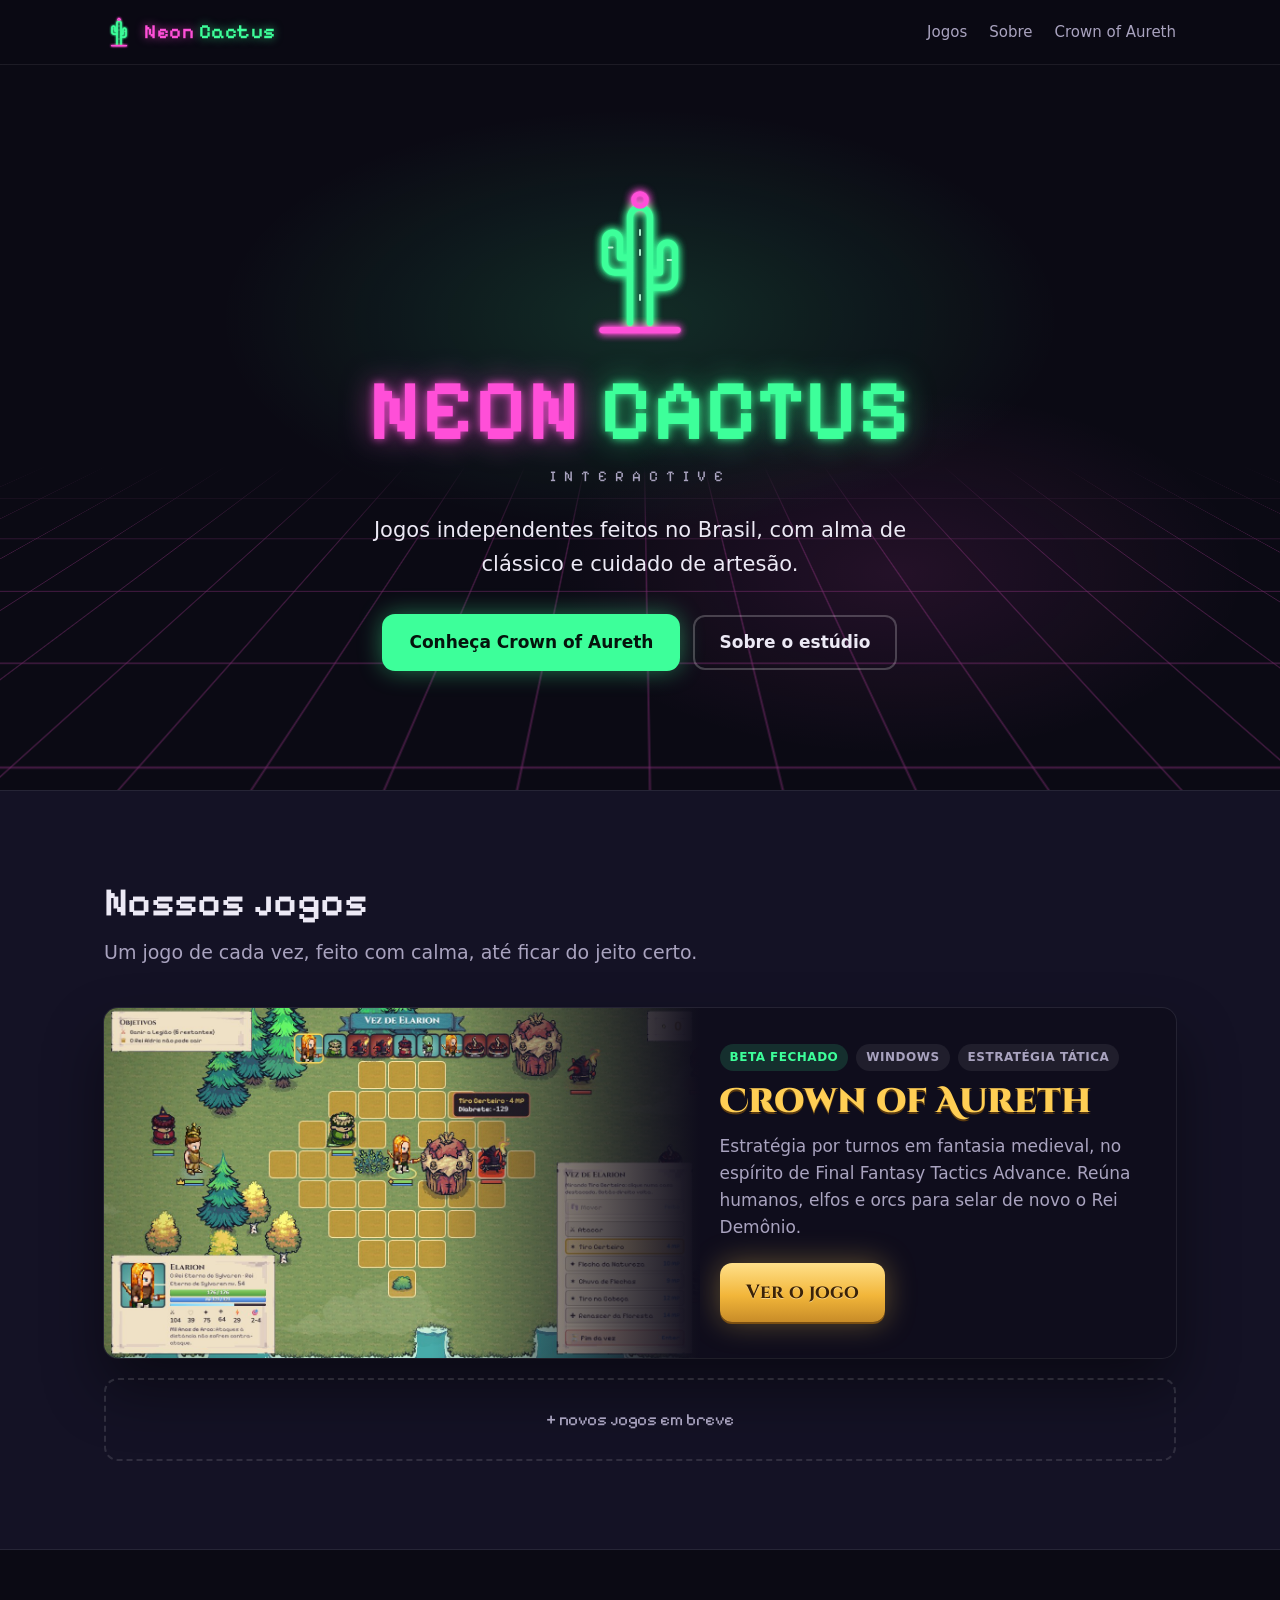
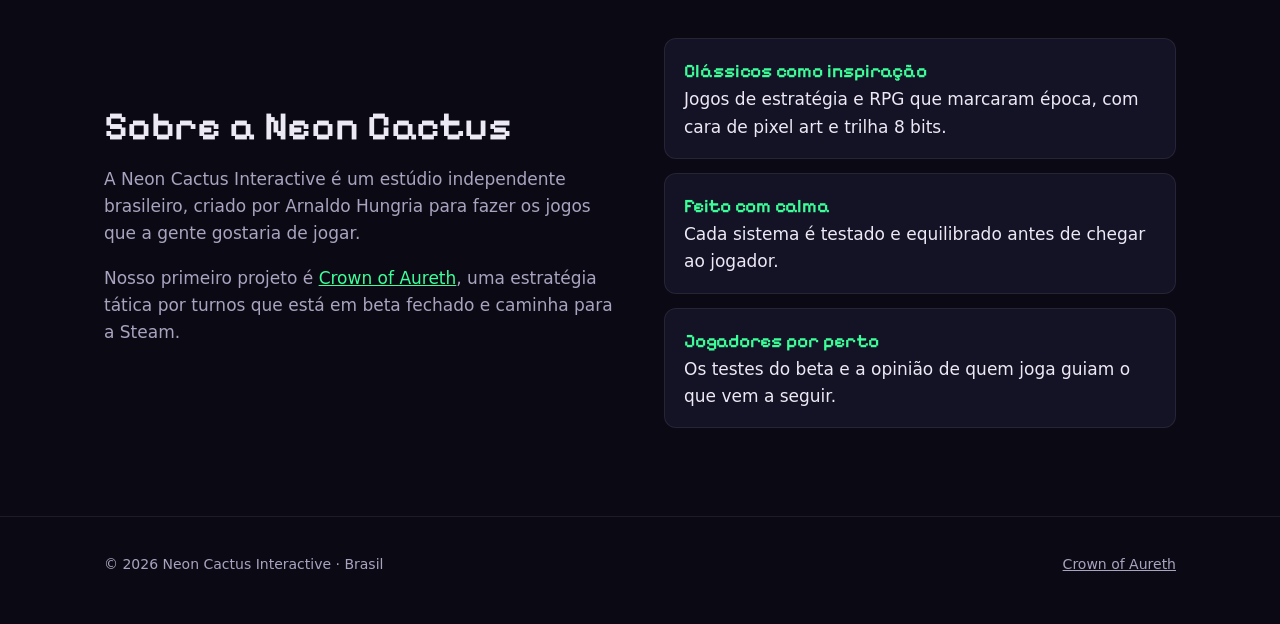
<file: index.html>
<!doctype html>
<html lang="pt-BR">
<head>
  <meta charset="utf-8">
  <meta name="viewport" content="width=device-width, initial-scale=1">
  <title>Neon Cactus Interactive — estúdio independente de jogos</title>
  <meta name="description" content="Neon Cactus Interactive é um estúdio independente brasileiro de jogos. Conheça Crown of Aureth, nossa estratégia tática por turnos em fantasia medieval.">
  <meta name="theme-color" content="#0b0a14">
  <link rel="icon" href="assets/logo.svg" type="image/svg+xml">
  <meta property="og:type" content="website">
  <meta property="og:title" content="Neon Cactus Interactive">
  <meta property="og:description" content="Estúdio independente brasileiro de jogos. Conheça Crown of Aureth.">
  <meta property="og:image" content="https://neoncactus.com.br/crown-of-aureth/img/og.jpg">
  <meta property="og:url" content="https://neoncactus.com.br/">
  <link rel="stylesheet" href="assets/fonts/fonts.css">
  <link rel="stylesheet" href="assets/site.css">
</head>
<body>
  <header class="top">
    <div class="wrap">
      <a class="brand" href="./"><img src="assets/logo.svg" alt=""><span><i>Neon</i> <b>Cactus</b></span></a>
      <nav>
        <a href="#jogos">Jogos</a>
        <a href="#sobre">Sobre</a>
        <a href="crown-of-aureth/">Crown of Aureth</a>
      </nav>
    </div>
  </header>

  <main>
    <section class="studio-hero">
      <div class="grid-floor" aria-hidden="true"></div>
      <div class="wrap">
        <img class="logo" src="assets/logo.svg" alt="Logotipo da Neon Cactus: um cacto em letreiro neon">
        <h1 class="studio-name"><span class="n">NEON</span> <span class="c">CACTUS</span></h1>
        <div class="studio-sub">Interactive</div>
        <p class="studio-tag">Jogos independentes feitos no Brasil, com alma de clássico e cuidado de artesão.</p>
        <div class="btns">
          <a class="btn neon" href="crown-of-aureth/">Conheça Crown of Aureth</a>
          <a class="btn ghost" href="#sobre">Sobre o estúdio</a>
        </div>
      </div>
    </section>

    <section class="games" id="jogos">
      <div class="wrap">
        <h2 class="px">Nossos jogos</h2>
        <p class="lead">Um jogo de cada vez, feito com calma, até ficar do jeito certo.</p>

        <a class="game-card" href="crown-of-aureth/">
          <div class="shot" style="background-image:url(crown-of-aureth/img/battle-aim.jpg)" role="img" aria-label="Batalha em Crown of Aureth"></div>
          <div class="info">
            <div class="tags"><span class="tag live">Beta fechado</span><span class="tag">Windows</span><span class="tag">Estratégia tática</span></div>
            <h3>Crown of Aureth</h3>
            <p>Estratégia por turnos em fantasia medieval, no espírito de Final Fantasy Tactics Advance. Reúna humanos, elfos e orcs para selar de novo o Rei Demônio.</p>
            <span class="btn gold">Ver o jogo</span>
          </div>
        </a>
        <div class="soon">+ novos jogos em breve</div>
      </div>
    </section>

    <section class="about" id="sobre">
      <div class="wrap cols">
        <div>
          <h2 class="px">Sobre a Neon Cactus</h2>
          <p>A Neon Cactus Interactive é um estúdio independente brasileiro, criado por Arnaldo Hungria para fazer os jogos que a gente gostaria de jogar.</p>
          <p>Nosso primeiro projeto é <a href="crown-of-aureth/">Crown of Aureth</a>, uma estratégia tática por turnos que está em beta fechado e caminha para a Steam.</p>
        </div>
        <div class="pillars">
          <div class="pillar"><b>Clássicos como inspiração</b>Jogos de estratégia e RPG que marcaram época, com cara de pixel art e trilha 8 bits.</div>
          <div class="pillar"><b>Feito com calma</b>Cada sistema é testado e equilibrado antes de chegar ao jogador.</div>
          <div class="pillar"><b>Jogadores por perto</b>Os testes do beta e a opinião de quem joga guiam o que vem a seguir.</div>
        </div>
      </div>
    </section>
  </main>

  <footer>
    <div class="wrap">
      <span>© 2026 Neon Cactus Interactive · Brasil</span>
      <span><a href="crown-of-aureth/">Crown of Aureth</a></span>
    </div>
  </footer>
</body>
</html>
</file>
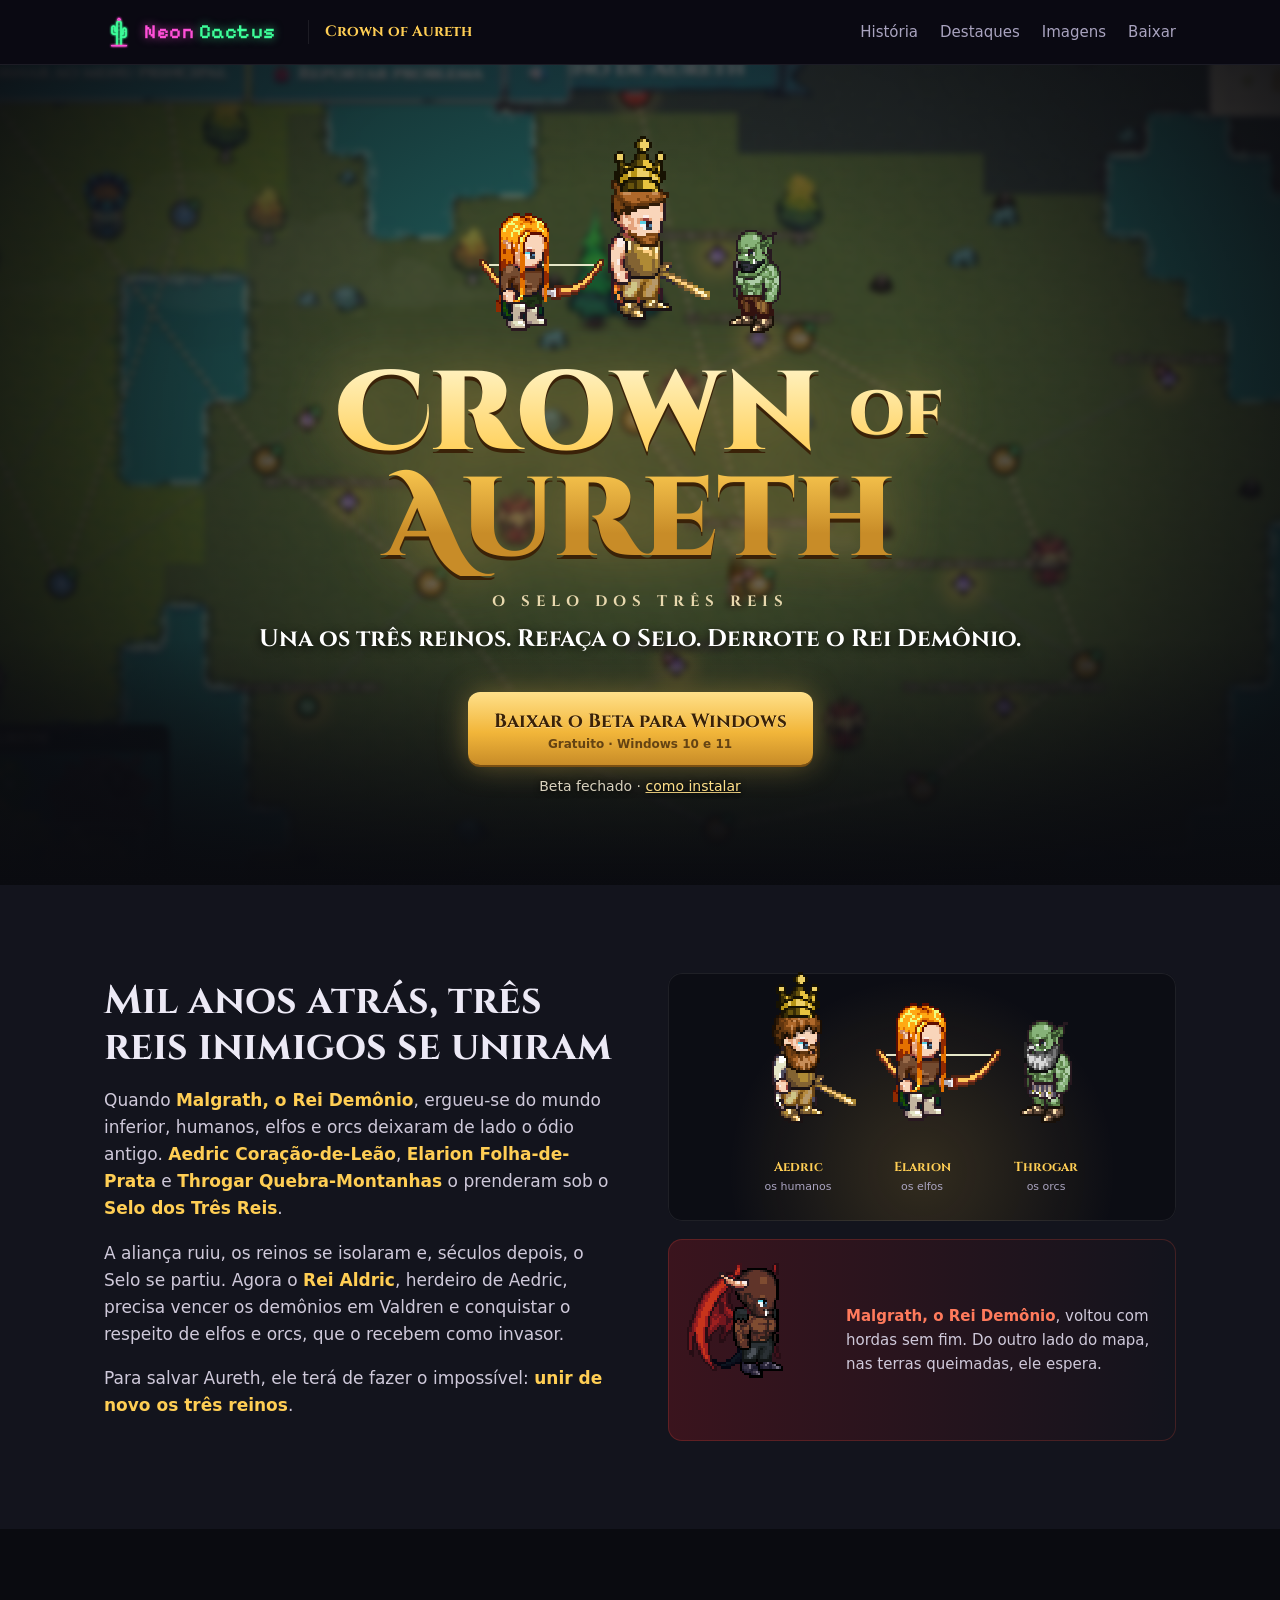
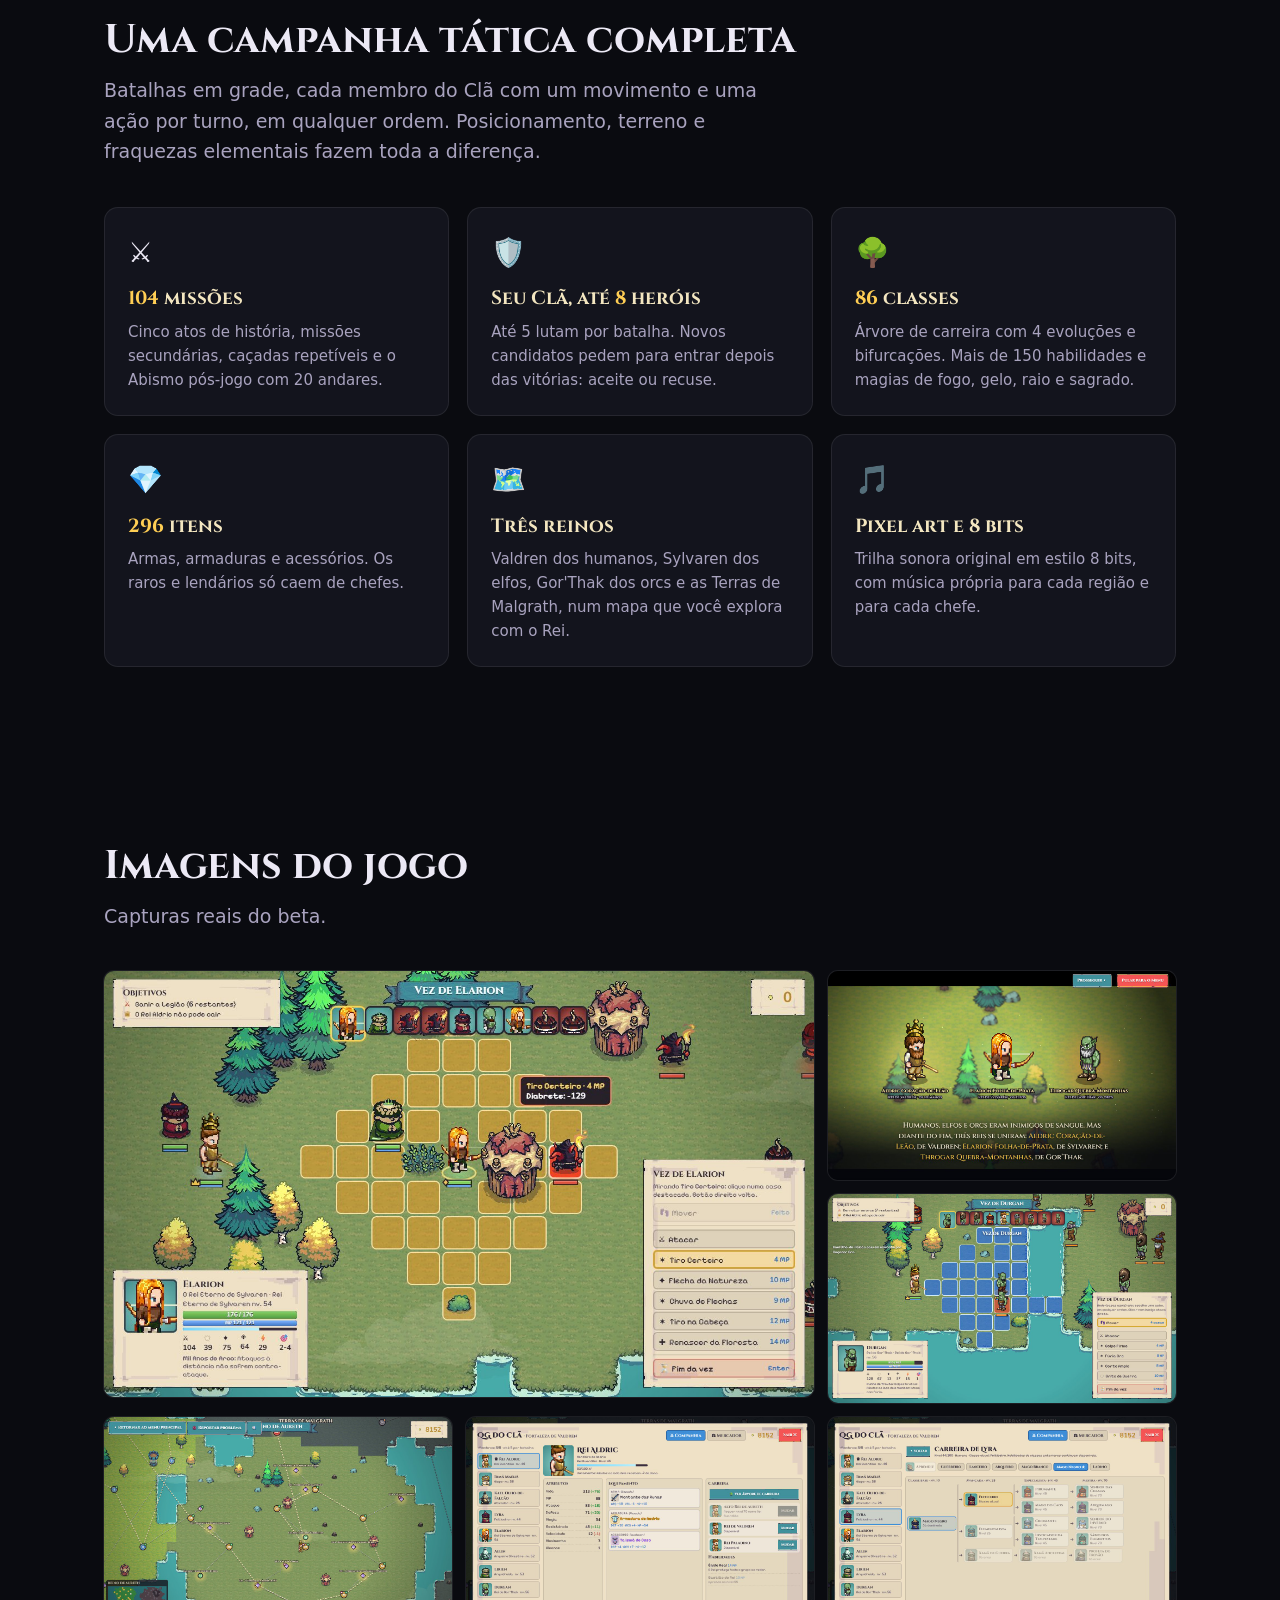
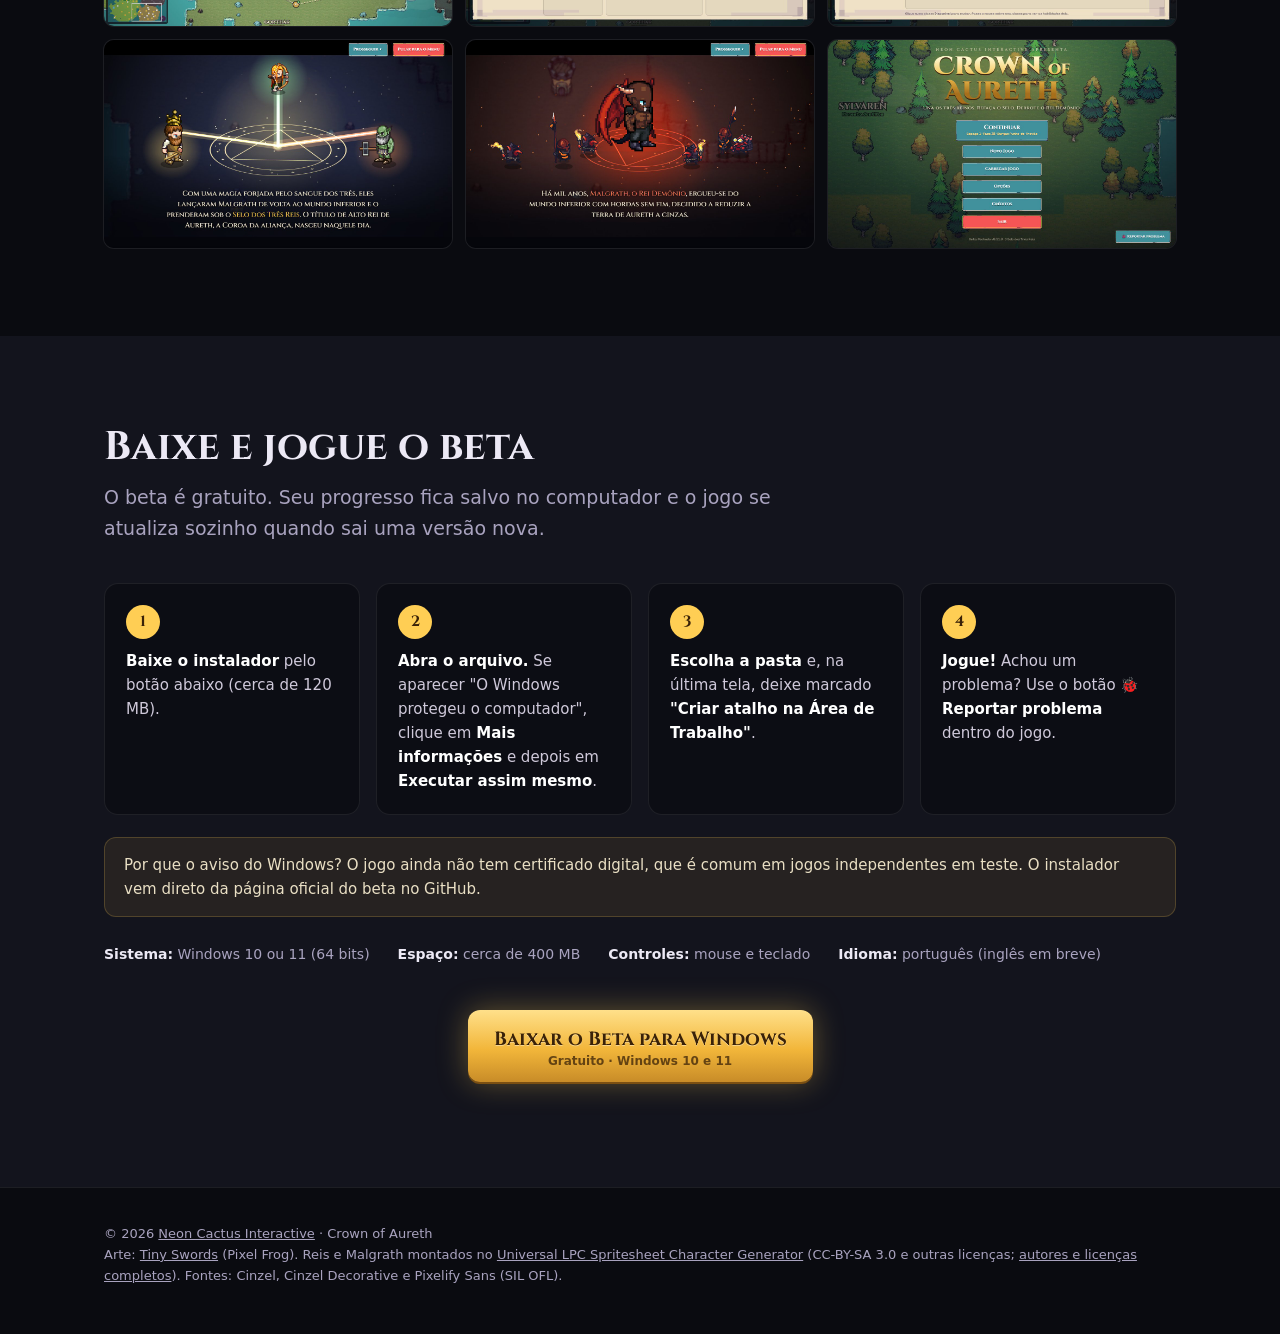
<file: crown-of-aureth/index.html>
<!doctype html>
<html lang="pt-BR">
<head>
  <meta charset="utf-8">
  <meta name="viewport" content="width=device-width, initial-scale=1">
  <title>Crown of Aureth — estratégia tática por turnos | Neon Cactus Interactive</title>
  <meta name="description" content="Crown of Aureth: estratégia tática por turnos em fantasia medieval. Reúna humanos, elfos e orcs, refaça o Selo dos Três Reis e derrote Malgrath, o Rei Demônio. Baixe o beta para Windows.">
  <meta name="theme-color" content="#0a0b10">
  <link rel="icon" href="img/icon.png" type="image/png">
  <meta property="og:type" content="website">
  <meta property="og:title" content="Crown of Aureth — Beta fechado">
  <meta property="og:description" content="Una os três reinos. Refaça o Selo. Derrote o Rei Demônio. Estratégia tática por turnos em pixel art.">
  <meta property="og:image" content="https://neoncactus.com.br/crown-of-aureth/img/og.jpg">
  <meta property="og:url" content="https://neoncactus.com.br/crown-of-aureth/">
  <meta name="twitter:card" content="summary_large_image">
  <link rel="stylesheet" href="../assets/fonts/fonts.css">
  <link rel="stylesheet" href="../assets/site.css">
</head>
<body class="coa">
  <header class="top">
    <div class="wrap">
      <a class="brand" href="../"><img src="../assets/logo.svg" alt=""><span class="full"><i>Neon</i> <b>Cactus</b></span></a>
      <a class="brand-game" href="#topo">Crown of Aureth</a>
      <nav>
        <a href="#historia" class="hide-m">História</a>
        <a href="#destaques" class="hide-m">Destaques</a>
        <a href="#imagens">Imagens</a>
        <a href="#baixar">Baixar</a>
      </nav>
    </div>
  </header>

  <main>
    <!-- ================= Abertura ================= -->
    <section class="coa-hero" id="topo">
      <div class="bg" style="background-image:url(img/map-wide.jpg)"></div>
      <div class="wrap">
        <div class="hero-cast" aria-hidden="true">
          <div class="sprite" style="--img:url(/crown-of-aureth/img/sprites/elarion-idle.png);--n:8;--w:230px;--h:230px;--t:1.1s"></div>
          <div class="sprite" style="--img:url(/crown-of-aureth/img/sprites/aldric-idle.png);--n:8;--w:280px;--h:280px"></div>
          <div class="sprite flip" style="--img:url(/crown-of-aureth/img/sprites/durgan-idle.png);--n:8;--w:230px;--h:230px;--t:1s"></div>
        </div>
        <h1 class="coa-title">Crown <span>of</span> Aureth</h1>
        <div class="coa-sub">O Selo dos Três Reis</div>
        <p class="coa-tag">Una os três reinos. Refaça o Selo. Derrote o Rei Demônio.</p>
        <div class="cta">
          <a class="btn gold dl-link" href="https://github.com/neoncactuslab/crown-of-aureth-beta/releases/latest">
            <span>Baixar o Beta para Windows<small class="dl-small">Gratuito · Windows 10 e 11</small></span>
          </a>
          <div class="dl-meta">Beta fechado <span class="dl-version"></span> · <a href="#instalar">como instalar</a></div>
        </div>
      </div>
    </section>

    <!-- ================= História ================= -->
    <section class="story" id="historia">
      <div class="wrap cols">
        <div>
          <h2 style="font-family:'Cinzel',serif">Mil anos atrás, três reis inimigos se uniram</h2>
          <p>Quando <b>Malgrath, o Rei Demônio</b>, ergueu-se do mundo inferior, humanos, elfos e orcs deixaram de lado o ódio antigo. <b>Aedric Coração-de-Leão</b>, <b>Elarion Folha-de-Prata</b> e <b>Throgar Quebra-Montanhas</b> o prenderam sob o <b>Selo dos Três Reis</b>.</p>
          <p>A aliança ruiu, os reinos se isolaram e, séculos depois, o Selo se partiu. Agora o <b>Rei Aldric</b>, herdeiro de Aedric, precisa vencer os demônios em Valdren e conquistar o respeito de elfos e orcs, que o recebem como invasor.</p>
          <p>Para salvar Aureth, ele terá de fazer o impossível: <b>unir de novo os três reinos</b>.</p>
        </div>
        <div>
          <div class="kings">
            <figure>
              <div class="sprite" style="--img:url(/crown-of-aureth/img/sprites/aedric-idle.png);--n:8;--w:230px;--h:230px"></div>
              <figcaption>Aedric<small>os humanos</small></figcaption>
            </figure>
            <figure>
              <div class="sprite" style="--img:url(/crown-of-aureth/img/sprites/elarion-idle.png);--n:8;--w:230px;--h:230px;--t:1.1s"></div>
              <figcaption>Elarion<small>os elfos</small></figcaption>
            </figure>
            <figure>
              <div class="sprite flip" style="--img:url(/crown-of-aureth/img/sprites/throgar-idle.png);--n:8;--w:230px;--h:230px;--t:1s"></div>
              <figcaption>Throgar<small>os orcs</small></figcaption>
            </figure>
          </div>
          <div class="malgrath">
            <div class="sprite" style="--img:url(/crown-of-aureth/img/sprites/malgrath-idle.png);--n:8;--w:440px;--h:440px;--t:1.3s"></div>
            <p><b>Malgrath, o Rei Demônio</b>, voltou com hordas sem fim. Do outro lado do mapa, nas terras queimadas, ele espera.</p>
          </div>
        </div>
      </div>
    </section>

    <!-- ================= Destaques ================= -->
    <section class="features" id="destaques">
      <div class="wrap">
        <h2 style="font-family:'Cinzel',serif">Uma campanha tática completa</h2>
        <p class="lead">Batalhas em grade, cada membro do Clã com um movimento e uma ação por turno, em qualquer ordem. Posicionamento, terreno e fraquezas elementais fazem toda a diferença.</p>
        <div class="grid">
          <div class="feat"><div class="ico">⚔️</div><h3><span class="num">104</span> missões</h3><p>Cinco atos de história, missões secundárias, caçadas repetíveis e o Abismo pós-jogo com 20 andares.</p></div>
          <div class="feat"><div class="ico">🛡️</div><h3>Seu Clã, até <span class="num">8</span> heróis</h3><p>Até 5 lutam por batalha. Novos candidatos pedem para entrar depois das vitórias: aceite ou recuse.</p></div>
          <div class="feat"><div class="ico">🌳</div><h3><span class="num">86</span> classes</h3><p>Árvore de carreira com 4 evoluções e bifurcações. Mais de 150 habilidades e magias de fogo, gelo, raio e sagrado.</p></div>
          <div class="feat"><div class="ico">💎</div><h3><span class="num">296</span> itens</h3><p>Armas, armaduras e acessórios. Os raros e lendários só caem de chefes.</p></div>
          <div class="feat"><div class="ico">🗺️</div><h3>Três reinos</h3><p>Valdren dos humanos, Sylvaren dos elfos, Gor'Thak dos orcs e as Terras de Malgrath, num mapa que você explora com o Rei.</p></div>
          <div class="feat"><div class="ico">🎵</div><h3>Pixel art e 8 bits</h3><p>Trilha sonora original em estilo 8 bits, com música própria para cada região e para cada chefe.</p></div>
        </div>
      </div>
    </section>

    <!-- ================= Imagens ================= -->
    <section class="gallery" id="imagens">
      <div class="wrap">
        <h2 style="font-family:'Cinzel',serif">Imagens do jogo</h2>
        <p class="lead">Capturas reais do beta.</p>
        <div class="grid">
          <a href="img/battle-aim.jpg"><img src="img/battle-aim.jpg" alt="Elarion mirando o Tiro Certeiro num diabrete, com a área e o dano previstos" loading="lazy"></a>
          <a href="img/intro-kings.jpg"><img src="img/intro-kings.jpg" alt="Os três reis na introdução: Aedric, Elarion e Throgar" loading="lazy"></a>
          <a href="img/battle-orc.jpg"><img src="img/battle-orc.jpg" alt="Durgan e o Clã enfrentando Brutamontes, Caçadores e o Xamã dos clãs orcs" loading="lazy"></a>
          <a href="img/map-wide.jpg"><img src="img/map-wide.jpg" alt="Mapa do reino de Aureth com as fases de Gor'Thak" loading="lazy"></a>
          <a href="img/hq.jpg"><img src="img/hq.jpg" alt="QG do Clã com os atributos e o equipamento do Rei Aldric" loading="lazy"></a>
          <a href="img/tree.jpg"><img src="img/tree.jpg" alt="Árvore de carreira da maga Lyra" loading="lazy"></a>
          <a href="img/intro-seal.jpg"><img src="img/intro-seal.jpg" alt="Os três reis lançando o Selo" loading="lazy"></a>
          <a href="img/intro-malgrath.jpg"><img src="img/intro-malgrath.jpg" alt="Malgrath, o Rei Demônio, surgindo com sua Legião" loading="lazy"></a>
          <a href="img/menu.jpg"><img src="img/menu.jpg" alt="Menu principal do jogo" loading="lazy"></a>
        </div>
      </div>
    </section>

    <!-- ================= Instalar ================= -->
    <section class="install" id="instalar">
      <div class="wrap">
        <h2 style="font-family:'Cinzel',serif" id="baixar">Baixe e jogue o beta</h2>
        <p class="lead">O beta é gratuito. Seu progresso fica salvo no computador e o jogo se atualiza sozinho quando sai uma versão nova.</p>
        <ol class="steps">
          <li><b>Baixe o instalador</b> pelo botão abaixo (cerca de 120 MB).</li>
          <li><b>Abra o arquivo.</b> Se aparecer "O Windows protegeu o computador", clique em <b>Mais informações</b> e depois em <b>Executar assim mesmo</b>.</li>
          <li><b>Escolha a pasta</b> e, na última tela, deixe marcado <b>"Criar atalho na Área de Trabalho"</b>.</li>
          <li><b>Jogue!</b> Achou um problema? Use o botão <b>🐞 Reportar problema</b> dentro do jogo.</li>
        </ol>
        <div class="note">Por que o aviso do Windows? O jogo ainda não tem certificado digital, que é comum em jogos independentes em teste. O instalador vem direto da página oficial do beta no GitHub.</div>
        <div class="reqs">
          <span><b>Sistema:</b> Windows 10 ou 11 (64 bits)</span>
          <span><b>Espaço:</b> cerca de 400 MB</span>
          <span><b>Controles:</b> mouse e teclado</span>
          <span><b>Idioma:</b> português (inglês em breve)</span>
        </div>
        <div class="final">
          <p style="margin-top:34px">
            <a class="btn gold dl-link" href="https://github.com/neoncactuslab/crown-of-aureth-beta/releases/latest">
              <span>Baixar o Beta para Windows<small class="dl-small">Gratuito · Windows 10 e 11</small></span>
            </a>
          </p>
        </div>
      </div>
    </section>
  </main>

  <footer>
    <div class="wrap">
      <div class="credits">
        © 2026 <a href="../">Neon Cactus Interactive</a> · Crown of Aureth<br>
        Arte: <a href="https://pixelfrog-assets.itch.io/tiny-swords" rel="noopener">Tiny Swords</a> (Pixel Frog). Reis e Malgrath montados no
        <a href="https://github.com/LiberatedPixelCup/Universal-LPC-Spritesheet-Character-Generator" rel="noopener">Universal LPC Spritesheet Character Generator</a>
        (CC-BY-SA 3.0 e outras licenças; <a href="creditos-lpc.txt">autores e licenças completos</a>). Fontes: Cinzel, Cinzel Decorative e Pixelify Sans (SIL OFL).
      </div>
    </div>
  </footer>

  <div class="lightbox" id="lightbox" role="dialog" aria-label="Imagem ampliada"><img alt=""></div>
  <script src="../assets/coa.js"></script>
</body>
</html>
</file>
<file: assets/fonts/fonts.css>
/* Fontes do Google Fonts (SIL Open Font License 1.1), guardadas no próprio site */
@font-face { font-family: 'Pixelify Sans'; font-weight: 400; font-display: swap; src: url(PixelifySans-400-latin.woff2) format('woff2'); unicode-range: U+0000-00FF, U+0131, U+0152-0153, U+02BB-02BC, U+02C6, U+02DA, U+02DC, U+0304, U+0308, U+0329, U+2000-206F, U+20AC, U+2122, U+2191, U+2193, U+2212, U+2215, U+FEFF, U+FFFD; }
@font-face { font-family: 'Pixelify Sans'; font-weight: 400; font-display: swap; src: url(PixelifySans-400-latin-ext.woff2) format('woff2'); unicode-range: U+0100-02BA, U+02BD-02C5, U+02C7-02CC, U+02CE-02D7, U+02DD-02FF, U+1E00-1E9F, U+1EF2-1EFF, U+2020, U+20A0-20AB, U+20AD-20C4, U+2113, U+2C60-2C7F, U+A720-A7FF; }
@font-face { font-family: 'Pixelify Sans'; font-weight: 600; font-display: swap; src: url(PixelifySans-600-latin.woff2) format('woff2'); unicode-range: U+0000-00FF, U+0131, U+0152-0153, U+02BB-02BC, U+02C6, U+02DA, U+02DC, U+0304, U+0308, U+0329, U+2000-206F, U+20AC, U+2122, U+2191, U+2193, U+2212, U+2215, U+FEFF, U+FFFD; }
@font-face { font-family: 'Pixelify Sans'; font-weight: 600; font-display: swap; src: url(PixelifySans-600-latin-ext.woff2) format('woff2'); unicode-range: U+0100-02BA, U+02BD-02C5, U+02C7-02CC, U+02CE-02D7, U+02DD-02FF, U+1E00-1E9F, U+1EF2-1EFF, U+2020, U+20A0-20AB, U+20AD-20C4, U+2113, U+2C60-2C7F, U+A720-A7FF; }
@font-face { font-family: 'Cinzel'; font-weight: 700; font-display: swap; src: url(Cinzel-700-latin.woff2) format('woff2'); unicode-range: U+0000-00FF, U+0131, U+0152-0153, U+02BB-02BC, U+02C6, U+02DA, U+02DC, U+0304, U+0308, U+0329, U+2000-206F, U+20AC, U+2122, U+2191, U+2193, U+2212, U+2215, U+FEFF, U+FFFD; }
@font-face { font-family: 'Cinzel'; font-weight: 700; font-display: swap; src: url(Cinzel-700-latin-ext.woff2) format('woff2'); unicode-range: U+0100-02BA, U+02BD-02C5, U+02C7-02CC, U+02CE-02D7, U+02DD-02FF, U+1E00-1E9F, U+1EF2-1EFF, U+2020, U+20A0-20AB, U+20AD-20C4, U+2113, U+2C60-2C7F, U+A720-A7FF; }
@font-face { font-family: 'Cinzel Decorative'; font-weight: 900; font-display: swap; src: url(CinzelDecorative-900-latin.woff2) format('woff2'); unicode-range: U+0000-00FF, U+0131, U+0152-0153, U+02BB-02BC, U+02C6, U+02DA, U+02DC, U+0304, U+0308, U+0329, U+2000-206F, U+20AC, U+2122, U+2191, U+2193, U+2212, U+2215, U+FEFF, U+FFFD; }
@font-face { font-family: 'Cinzel Decorative'; font-weight: 900; font-display: swap; src: url(CinzelDecorative-900-latin-ext.woff2) format('woff2'); unicode-range: U+0100-02BA, U+02BD-02C5, U+02C7-02CC, U+02CE-02D7, U+02DD-02FF, U+1E00-1E9F, U+1EF2-1EFF, U+2020, U+20A0-20AB, U+20AD-20C4, U+2113, U+2C60-2C7F, U+A720-A7FF; }
</file>
<file: assets/site.css>
/* Neon Cactus Interactive — site do estúdio e páginas dos jogos */
:root {
  --bg: #0b0a14;
  --bg2: #141225;
  --line: rgba(255, 255, 255, .08);
  --text: #ece9f5;
  --muted: #a9a3bf;
  --green: #3dff9a;
  --pink: #ff4fd8;
  --gold: #ffce54;
  --gold-deep: #c88c28;
  --radius: 14px;
  --wrap: 1120px;
}
* { box-sizing: border-box; }
html { scroll-behavior: smooth; }
body {
  margin: 0; background: var(--bg); color: var(--text);
  font: 17px/1.6 system-ui, -apple-system, 'Segoe UI', Roboto, sans-serif;
  -webkit-font-smoothing: antialiased;
}
img { max-width: 100%; display: block; }
a { color: var(--green); }
.wrap { max-width: var(--wrap); margin: 0 auto; padding: 0 24px; }
.px { font-family: 'Pixelify Sans', system-ui, sans-serif; }
.pixel { image-rendering: pixelated; }
section { padding: 88px 0; }
h2 { font-size: clamp(28px, 4vw, 40px); line-height: 1.15; margin: 0 0 12px; }
.lead { color: var(--muted); font-size: 19px; max-width: 680px; margin: 0 0 40px; }

/* ---------- Topo ---------- */
.top { position: sticky; top: 0; z-index: 50; background: rgba(11, 10, 20, .78); backdrop-filter: blur(10px); border-bottom: 1px solid var(--line); }
.top .wrap { display: flex; align-items: center; gap: 24px; height: 64px; }
.brand { display: flex; align-items: center; gap: 10px; text-decoration: none; color: var(--text); font-family: 'Pixelify Sans', sans-serif; font-weight: 600; font-size: 20px; letter-spacing: .5px; }
.brand img { width: 30px; height: 36px; }
.brand b { color: var(--green); text-shadow: 0 0 10px rgba(61, 255, 154, .6); font-weight: 600; }
.brand i { font-style: normal; color: var(--pink); text-shadow: 0 0 10px rgba(255, 79, 216, .6); }
.top nav { margin-left: auto; display: flex; gap: 22px; }
.top nav a { color: var(--muted); text-decoration: none; font-size: 15px; }
.top nav a:hover { color: var(--text); }

/* ---------- Botões ---------- */
.btn {
  display: inline-flex; align-items: center; gap: 10px; padding: 14px 26px; border-radius: 12px;
  font-weight: 700; font-size: 17px; text-decoration: none; cursor: pointer; border: 0; transition: transform .15s, box-shadow .15s, filter .15s;
}
.btn:hover { transform: translateY(-2px); filter: brightness(1.08); }
.btn.neon { background: var(--green); color: #05140c; box-shadow: 0 0 0 1px var(--green), 0 0 24px rgba(61, 255, 154, .45); }
.btn.ghost { background: transparent; color: var(--text); box-shadow: inset 0 0 0 2px rgba(255, 255, 255, .22); }
.btn.gold {
  background: linear-gradient(#ffe08a, #f2b63a 55%, #c88c28); color: #3a2208; font-family: 'Cinzel', serif; font-size: 19px;
  box-shadow: 0 2px 0 #7a4f12, 0 0 30px rgba(255, 206, 84, .35); text-shadow: 0 1px 0 rgba(255, 255, 255, .4);
}
.btn small { display: block; font: 600 12px system-ui, sans-serif; opacity: .75; letter-spacing: 0; text-shadow: none; }

/* =========================================================
   Página do estúdio
   ========================================================= */
.studio-hero { position: relative; overflow: hidden; padding: 110px 0 120px; text-align: center; }
.studio-hero::before {
  content: ''; position: absolute; inset: 0; z-index: -1;
  background:
    radial-gradient(600px 300px at 50% 35%, rgba(61, 255, 154, .14), transparent 70%),
    radial-gradient(500px 260px at 70% 70%, rgba(255, 79, 216, .10), transparent 70%),
    linear-gradient(transparent 60%, var(--bg));
}
.grid-floor {
  position: absolute; left: -20%; right: -20%; bottom: -10px; height: 46%; z-index: -1; opacity: .45;
  background-image: linear-gradient(rgba(255, 79, 216, .5) 1px, transparent 1px), linear-gradient(90deg, rgba(255, 79, 216, .5) 1px, transparent 1px);
  background-size: 60px 60px; transform: perspective(500px) rotateX(62deg); transform-origin: top;
  mask-image: linear-gradient(transparent, #000 40%);
}
.studio-hero .logo { width: 150px; height: 175px; margin: 0 auto 18px; animation: flicker 6s infinite; }
@keyframes flicker { 0%, 92%, 100% { opacity: 1; } 93% { opacity: .55; } 94% { opacity: 1; } 96% { opacity: .7; } }
.studio-name { font-family: 'Pixelify Sans', sans-serif; font-weight: 600; font-size: clamp(44px, 8vw, 86px); line-height: 1; margin: 0; letter-spacing: 2px; }
.studio-name .n { color: var(--pink); text-shadow: 0 0 8px rgba(255, 79, 216, .9), 0 0 30px rgba(255, 79, 216, .6); }
.studio-name .c { color: var(--green); text-shadow: 0 0 8px rgba(61, 255, 154, .9), 0 0 30px rgba(61, 255, 154, .55); }
.studio-sub { font-family: 'Pixelify Sans', sans-serif; letter-spacing: 8px; text-transform: uppercase; color: var(--muted); margin: 10px 0 26px; font-size: 15px; }
.studio-tag { font-size: 21px; max-width: 620px; margin: 0 auto 34px; }
.studio-hero .btns { display: flex; gap: 14px; justify-content: center; flex-wrap: wrap; }

.games { background: var(--bg2); border-top: 1px solid var(--line); border-bottom: 1px solid var(--line); }
.game-card {
  display: grid; grid-template-columns: 1.25fr 1fr; overflow: hidden; border-radius: var(--radius);
  background: #0f0d1c; box-shadow: 0 0 0 1px var(--line), 0 30px 60px rgba(0, 0, 0, .45); text-decoration: none; color: var(--text);
}
.game-card .shot { position: relative; min-height: 320px; background: #000 center/cover; }
.game-card .shot::after { content: ''; position: absolute; inset: 0; background: linear-gradient(90deg, transparent 55%, #0f0d1c); }
.game-card .info { padding: 36px 36px 36px 20px; display: flex; flex-direction: column; justify-content: center; }
.game-card .tags { display: flex; gap: 8px; flex-wrap: wrap; margin-bottom: 14px; }
.tag { font-size: 12px; font-weight: 700; letter-spacing: .5px; text-transform: uppercase; padding: 4px 10px; border-radius: 99px; background: rgba(255, 255, 255, .07); color: var(--muted); }
.tag.live { background: rgba(61, 255, 154, .14); color: var(--green); }
.game-card h3 { font-family: 'Cinzel Decorative', serif; font-weight: 900; font-size: 34px; line-height: 1.05; margin: 0 0 12px; color: var(--gold); text-shadow: 0 2px 0 #5a3a10; }
.game-card p { color: var(--muted); margin: 0 0 22px; }
.game-card .btn { align-self: flex-start; }
.soon { margin-top: 20px; padding: 26px; border-radius: var(--radius); border: 2px dashed rgba(255, 255, 255, .12); color: var(--muted); text-align: center; font-family: 'Pixelify Sans', sans-serif; }

.about .cols { display: grid; grid-template-columns: 1fr 1fr; gap: 48px; align-items: center; }
.about p { color: var(--muted); }
.about .pillars { display: grid; gap: 14px; }
.pillar { padding: 18px 20px; border-radius: 12px; background: var(--bg2); box-shadow: inset 0 0 0 1px var(--line); }
.pillar b { display: block; font-family: 'Pixelify Sans', sans-serif; font-size: 19px; color: var(--green); }

footer { padding: 36px 0 48px; border-top: 1px solid var(--line); color: var(--muted); font-size: 14px; }
footer .wrap { display: flex; gap: 20px; flex-wrap: wrap; align-items: center; justify-content: space-between; }
footer a { color: var(--muted); }

/* =========================================================
   Página do Crown of Aureth
   ========================================================= */
.coa { --bg: #0a0b10; --bg2: #13141d; }
.coa .top .brand-game { margin-left: 8px; padding-left: 16px; border-left: 1px solid var(--line); font-family: 'Cinzel', serif; color: var(--gold); text-decoration: none; font-size: 15px; }
.coa-hero { position: relative; min-height: min(88vh, 760px); display: flex; align-items: center; overflow: hidden; text-align: center; }
.coa-hero .bg { position: absolute; inset: -20px; z-index: -2; background: #000 center/cover; filter: blur(3px) brightness(.45) saturate(1.1); transform: scale(1.04); }
.coa-hero::after { content: ''; position: absolute; inset: 0; z-index: -1; background: radial-gradient(ellipse at 50% 40%, transparent 30%, rgba(10, 11, 16, .85) 85%), linear-gradient(transparent 70%, var(--bg)); }
.coa-hero .wrap { width: 100%; }
.coa-title { font-family: 'Cinzel Decorative', serif; font-weight: 900; font-size: clamp(52px, 10vw, 112px); line-height: .95; margin: 0;
  background: linear-gradient(#fff3c4, #ffce54 45%, #c88c28 80%); -webkit-background-clip: text; background-clip: text; color: transparent;
  filter: drop-shadow(0 4px 0 #3a2208) drop-shadow(0 0 30px rgba(255, 190, 80, .35)); }
.coa-title span { font-size: .55em; vertical-align: .25em; }
.coa-sub { font-family: 'Cinzel', serif; letter-spacing: 6px; text-transform: uppercase; color: #e8d9b0; margin: 14px 0 6px; font-size: 15px; }
.coa-tag { font-family: 'Cinzel', serif; font-size: clamp(18px, 2.4vw, 24px); margin: 0 auto 34px; color: #fff; text-shadow: 0 2px 10px #000; }
.coa-hero .cta { display: flex; flex-direction: column; align-items: center; gap: 10px; }
.dl-meta { font-size: 14px; color: #d8d1bd; text-shadow: 0 1px 6px #000; }
.dl-meta a { color: #ffe08a; }
/* os quadros dos sprites têm muito espaço vazio em volta do boneco: margens negativas aproximam os personagens */
.hero-cast { display: flex; justify-content: center; align-items: flex-end; margin: -40px auto -30px; }
.hero-cast .sprite { margin: 0 -70px; }
.kings .sprite { margin: -50px -55px -30px; }
.kings figure { position: relative; z-index: 1; }
.malgrath .sprite { flex: none; margin: -150px -150px -120px -150px; }

/* sprites animados (tira de quadros) */
.sprite { width: var(--w); height: var(--h); background: var(--img) 0 0 / calc(var(--w) * var(--n)) var(--h) no-repeat; image-rendering: pixelated; animation: frames var(--t, .9s) steps(var(--n)) infinite; }
@keyframes frames { to { background-position-x: calc(var(--w) * var(--n) * -1); } }
.sprite.flip { transform: scaleX(-1); }

.story { background: var(--bg2); }
.story .cols { display: grid; grid-template-columns: 1fr 1fr; gap: 56px; align-items: center; }
.story p { color: #cfc9da; }
.story p b { color: var(--gold); font-weight: 600; }
.kings { position: relative; display: flex; justify-content: center; align-items: flex-end; gap: 4px; padding: 30px 10px 26px; border-radius: var(--radius);
  background: radial-gradient(circle at 50% 80%, rgba(255, 206, 84, .16), transparent 60%), #0c0d14; box-shadow: inset 0 0 0 1px var(--line); }
.kings figure { margin: 0; text-align: center; }
.kings figcaption { font-family: 'Cinzel', serif; font-size: 13px; color: var(--gold); margin-top: 4px; }
.kings figcaption small { display: block; font-family: system-ui, sans-serif; color: var(--muted); font-size: 11px; }
.malgrath { margin-top: 18px; display: flex; align-items: center; gap: 18px; padding: 16px 20px; border-radius: var(--radius); background: linear-gradient(90deg, rgba(160, 20, 30, .28), transparent); box-shadow: inset 0 0 0 1px rgba(255, 80, 60, .2); }
.malgrath p { margin: 0; font-size: 15px; }
.malgrath b { color: #ff7a5c !important; }

.features .grid { display: grid; grid-template-columns: repeat(3, 1fr); gap: 18px; }
.feat { padding: 24px; border-radius: var(--radius); background: var(--bg2); box-shadow: inset 0 0 0 1px var(--line); }
.feat .ico { font-size: 28px; }
.feat h3 { font-family: 'Cinzel', serif; font-size: 19px; margin: 8px 0 6px; color: #f3e6c0; }
.feat p { margin: 0; color: var(--muted); font-size: 15px; }
.feat .num { font-family: 'Cinzel', serif; color: var(--gold); }

.gallery .grid { display: grid; grid-template-columns: repeat(3, 1fr); gap: 14px; }
.gallery .grid a { display: block; border-radius: 10px; overflow: hidden; box-shadow: 0 0 0 1px var(--line); aspect-ratio: 5 / 3; }
.gallery .grid a:first-child { grid-column: span 2; grid-row: span 2; }
.gallery img { width: 100%; height: 100%; object-fit: cover; transition: transform .3s; }
.gallery a:hover img { transform: scale(1.04); }
.lightbox { position: fixed; inset: 0; z-index: 100; display: none; align-items: center; justify-content: center; padding: 24px; background: rgba(0, 0, 0, .9); cursor: zoom-out; }
.lightbox.on { display: flex; }
.lightbox img { max-height: 92vh; border-radius: 8px; box-shadow: 0 20px 60px #000; }

.install { background: var(--bg2); }
.steps { counter-reset: s; display: grid; grid-template-columns: repeat(4, 1fr); gap: 16px; margin: 0; padding: 0; list-style: none; }
.steps li { counter-increment: s; padding: 22px; border-radius: var(--radius); background: #0c0d14; box-shadow: inset 0 0 0 1px var(--line); font-size: 15px; color: #cfc9da; }
.steps li::before { content: counter(s); display: grid; place-items: center; width: 34px; height: 34px; margin-bottom: 10px; border-radius: 50%; background: var(--gold); color: #3a2208; font-family: 'Cinzel', serif; font-weight: 700; }
.steps b { color: #fff; }
.note { margin-top: 22px; padding: 16px 20px; border-radius: 12px; background: rgba(255, 206, 84, .08); box-shadow: inset 0 0 0 1px rgba(255, 206, 84, .2); color: #e9dfc4; font-size: 15px; }
.reqs { display: flex; gap: 28px; flex-wrap: wrap; margin-top: 26px; color: var(--muted); font-size: 14px; }
.reqs b { color: var(--text); }

.final { text-align: center; }
.final .btn { margin-top: 10px; }
.credits { font-size: 13px; color: var(--muted); line-height: 1.6; }

/* ---------- Telas menores ---------- */
@media (max-width: 860px) {
  section { padding: 64px 0; }
  .top nav { gap: 14px; }
  .top nav a.hide-m { display: none; }
  .game-card, .about .cols, .story .cols { grid-template-columns: 1fr; }
  .game-card .shot { min-height: 220px; }
  .game-card .shot::after { background: linear-gradient(transparent 55%, #0f0d1c); }
  .game-card .info { padding: 24px; }
  .features .grid { grid-template-columns: 1fr 1fr; }
  .gallery .grid { grid-template-columns: 1fr 1fr; }
  .steps { grid-template-columns: 1fr 1fr; }
}
@media (max-width: 560px) {
  body { font-size: 16px; }
  .wrap { padding: 0 16px; }
  .top .brand span.full { display: none; }
  .features .grid, .gallery .grid, .steps { grid-template-columns: 1fr; }
  .gallery .grid a:first-child { grid-column: auto; grid-row: auto; }
  /* personagens menores no celular (zoom reduz também o espaço que ocupam) */
  .hero-cast { zoom: .7; }
  .kings .sprite { zoom: .72; }
  .malgrath .sprite { zoom: .7; }
  .kings, .malgrath { overflow: hidden; }
}
@media (prefers-reduced-motion: reduce) {
  .sprite, .studio-hero .logo { animation: none; }
  html { scroll-behavior: auto; }
}
</file>
